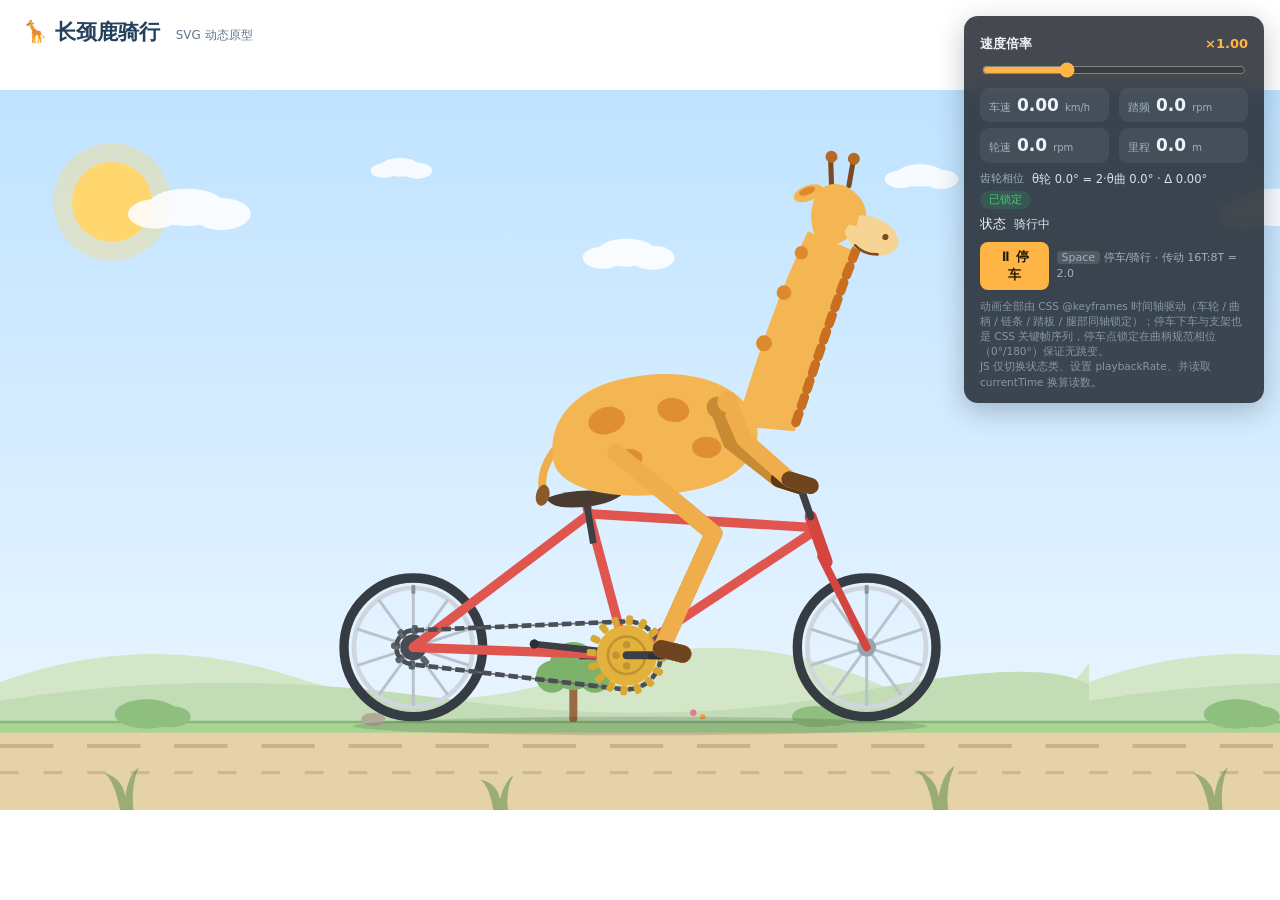
<file: giraffe-bike/index.html>
<!doctype html>
<html lang="zh-CN">
<head>
<meta charset="utf-8">
<meta name="viewport" content="width=device-width, initial-scale=1">
<title>长颈鹿骑自行车 · SVG 动态原型</title>
<link rel="stylesheet" href="style.css">
<script defer src="main.js"></script>
</head>
<body>
<main class="stage">
<svg id="scene" viewBox="0 0 960 540" preserveAspectRatio="xMidYMid meet" role="img" aria-label="一只长颈鹿在骑自行车：车轮、曲柄、链条、踏板与地面共用一条 CSS 时间轴，齿轮相位精确锁定；点击暂停会自然下车并放下脚踏支架">
  <title>长颈鹿骑自行车</title>
  <defs>
    <linearGradient id="skyGrad" x1="0" y1="0" x2="0" y2="1">
      <stop offset="0" stop-color="#bfe3ff"/>
      <stop offset="1" stop-color="#eef7ff"/>
    </linearGradient>

    <!-- 车轮（以原点为中心，通过外层 g 平移定位） -->
    <g id="wheelShape">
      <circle r="52" fill="none" stroke="#363c43" stroke-width="7"/>
      <circle r="44.5" fill="none" stroke="#cfd6dd" stroke-width="3.5"/>
      <g stroke="#b9c2ca" stroke-width="2.2">
        <line x1="0" y1="-44" x2="0" y2="44"/>
        <line x1="0" y1="-44" x2="0" y2="44" transform="rotate(36)"/>
        <line x1="0" y1="-44" x2="0" y2="44" transform="rotate(72)"/>
        <line x1="0" y1="-44" x2="0" y2="44" transform="rotate(108)"/>
        <line x1="0" y1="-44" x2="0" y2="44" transform="rotate(144)"/>
      </g>
      <circle r="7" fill="#99a3ab"/>
      <circle r="2.5" fill="#59626b"/>
      <rect x="-1.5" y="-47" width="3" height="7" rx="1.4" fill="#8a939b"/>
    </g>

    <g id="cloud" fill="#ffffff" opacity="0.88">
      <ellipse rx="30" ry="14"/>
      <ellipse cx="-24" cy="5" rx="20" ry="11"/>
      <ellipse cx="26" cy="5" rx="22" ry="12"/>
    </g>
    <g id="cloudTile">
      <use href="#cloud" transform="translate(140 88)"/>
      <use href="#cloud" transform="translate(470 122) scale(0.75)"/>
      <use href="#cloud" transform="translate(690 64) scale(0.6)"/>
      <use href="#cloud" transform="translate(300 58) scale(0.5)"/>
    </g>

    <g id="hillTile">
      <path fill="#d3e7c8" d="M0 474 L0 444 Q110 404 220 440 T440 436 T660 446 T816.8 430 L816.8 474 Z"/>
      <path fill="#c2dcb6" d="M0 474 L0 458 Q160 432 330 456 T640 452 T816.8 446 L816.8 474 Z"/>
    </g>

    <!-- 与地面同速的近景（树/灌木/石头），816.8px 一循环 -->
    <g id="nearTile">
      <ellipse cx="280" cy="472" rx="9" ry="5" fill="#b3a998"/>
      <g>
        <rect x="427" y="441" width="6" height="33" rx="2.5" fill="#9a6b43"/>
        <circle cx="430" cy="432" r="18" fill="#7cb26a"/>
        <circle cx="414" cy="440" r="12" fill="#7cb26a"/>
        <circle cx="446" cy="440" r="12" fill="#7cb26a"/>
      </g>
      <g fill="#8fbf7f">
        <ellipse cx="110" cy="468" rx="24" ry="11"/>
        <ellipse cx="128" cy="470" rx="15" ry="8"/>
        <ellipse cx="612" cy="470" rx="18" ry="8"/>
        <ellipse cx="626" cy="471" rx="11" ry="6"/>
      </g>
      <circle cx="520" cy="467" r="2.4" fill="#e8798a"/>
      <circle cx="527" cy="470" r="2" fill="#f0a04b"/>
    </g>

    <!-- 前景草丛（在车前掠过） -->
    <g id="tuftTile" fill="#5f8f4f" opacity="0.55">
      <path d="M90 540 Q86 518 78 512 Q92 516 94 530 Q96 514 104 508 Q98 522 100 540 Z"/>
      <path d="M370 540 Q367 522 360 517 Q373 520 375 532 Q378 519 385 514 Q379 525 381 540 Z"/>
      <path d="M700 540 Q696 516 687 510 Q702 515 704 530 Q707 512 716 507 Q709 521 711 540 Z"/>
    </g>

    <rect id="toothF" x="22.58" y="-2.6" width="7.5" height="5.2" rx="2"/>
    <rect id="toothR" x="9.79" y="-2.4" width="7" height="4.8" rx="1.8"/>
  </defs>

  <!-- 天空与远景 -->
  <rect width="960" height="540" fill="url(#skyGrad)"/>
  <circle cx="84" cy="84" r="44" fill="#ffd76e" opacity="0.35"/>
  <circle cx="84" cy="84" r="30" fill="#ffd76e"/>

  <g class="scroll scrollClouds">
    <use href="#cloudTile"/>
    <use href="#cloudTile" transform="translate(816.8 0)"/>
  </g>
  <g class="scroll scrollFar ride">
    <use href="#hillTile"/>
    <use href="#hillTile" transform="translate(816.8 0)"/>
  </g>

  <!-- 地面 -->
  <rect y="474" width="960" height="66" fill="#e6d2a8"/>
  <rect y="474" width="960" height="8" fill="#a8d492"/>
  <line x1="0" y1="474" x2="960" y2="474" stroke="#86b877" stroke-width="2"/>
  <line class="groundDash ride" x1="0" y1="492" x2="960" y2="492" stroke="#c9b285" stroke-width="3" stroke-dasharray="40 25.344"/>
  <line class="groundDash ride" x1="0" y1="512" x2="960" y2="512" stroke="#cdb98f" stroke-width="2.5" stroke-dasharray="14 18.672"/>

  <g class="scroll scrollNear ride">
    <use href="#nearTile"/>
    <use href="#nearTile" transform="translate(816.8 0)"/>
  </g>

  <ellipse cx="480" cy="477" rx="215" ry="7" fill="#000000" opacity="0.13"/>

  <!-- 车轮（后轮带 id 供读数） -->
  <g class="spin wheelSpin ride" id="wheelRear">
    <use href="#wheelShape" transform="translate(310 418)"/>
  </g>
  <g class="spin wheelSpin ride">
    <use href="#wheelShape" transform="translate(650 418)"/>
  </g>

  <!-- 远侧腿（深色，位于车架之后） -->
  <path class="legFar" d="M 462 272 L 535.25 332.49 L 496 419 L 512 423"/>
  <path class="hoofFar" d="M 496 419 L 512 423"/>

  <!-- 远侧曲柄 + 踏板（滞后半圈） -->
  <g transform="translate(470 424)">
    <g class="spin crankFar ride">
      <circle r="36" fill="none"/>
      <line x1="0" y1="0" x2="-26" y2="0" stroke="#262a2e" stroke-width="6" stroke-linecap="round"/>
      <g transform="translate(-26 0)">
        <g class="spin pedalRevFar ride">
          <circle r="10" fill="none"/>
          <rect x="-10" y="-2" width="20" height="5" rx="2" fill="#262a2e"/>
        </g>
      </g>
    </g>
  </g>

  <!-- 飞轮（随 后轮同速旋转） -->
  <g transform="translate(310 418)">
    <g class="spin wheelSpin ride">
      <circle r="9.79" fill="#454c54"/>
      <g transform="rotate(4.58)" fill="#5a636c">
        <use href="#toothR"/>
        <use href="#toothR" transform="rotate(45)"/>
        <use href="#toothR" transform="rotate(90)"/>
        <use href="#toothR" transform="rotate(135)"/>
        <use href="#toothR" transform="rotate(180)"/>
        <use href="#toothR" transform="rotate(225)"/>
        <use href="#toothR" transform="rotate(270)"/>
        <use href="#toothR" transform="rotate(315)"/>
      </g>
      <circle r="3.5" fill="#2f343a"/>
    </g>
  </g>

  <!-- 车架 -->
  <g stroke="#e0564f" stroke-width="7" stroke-linecap="round" fill="none">
    <path d="M470 424 L310 418"/>
    <path d="M310 418 L442 318"/>
    <path d="M470 424 L440 312"/>
    <path d="M470 424 L612 330"/>
    <path d="M444 318 L608 328"/>
  </g>
  <path d="M608 320 L620 354" stroke="#d5453f" stroke-width="9" stroke-linecap="round"/>
  <path d="M616 350 L650 418" stroke="#d5453f" stroke-width="6" stroke-linecap="round"/>
  <path d="M608 320 L600 297 Q597 291 589 293" stroke="#3c3f44" stroke-width="5.5" stroke-linecap="round" fill="none"/>
  <circle cx="589" cy="293" r="4.5" fill="#2a2d31"/>
  <path d="M440 310 L445 340" stroke="#3c3f44" stroke-width="5"/>
  <path d="M410 306 Q438 296 466 304 Q452 314 424 313 Q412 312 410 306 Z" fill="#4a3b32"/>

  <!-- 脚踏支架（平时收起贴在车架上，驻车时放下） -->
  <g transform="translate(452 421)">
    <g id="kickstand" class="kick">
      <circle r="53" fill="none"/>
      <line x1="0" y1="0" x2="-16" y2="49" stroke="#3c3f44" stroke-width="5" stroke-linecap="round"/>
      <circle cx="-16" cy="49" r="3.5" fill="#2a2d31"/>
    </g>
  </g>

  <!-- 链条（实线内衬 + 动画虚线链节） -->
  <path d="M 311.02 405.25 L 472.04 398.5 A 25.58 25.58 0 1 1 467.96 449.5 L 308.98 430.75 A 12.79 12.79 0 1 1 311.02 405.25 Z"
        fill="none" stroke="#6a7076" stroke-width="1.4"/>
  <path class="chainDash ride" id="chainPath"
        d="M 311.02 405.25 L 472.04 398.5 A 25.58 25.58 0 1 1 467.96 449.5 L 308.98 430.75 A 12.79 12.79 0 1 1 311.02 405.25 Z"
        fill="none" stroke="#4a4f55" stroke-width="3.5" stroke-dasharray="7.133 2.913"/>

  <!-- 牙盘（随曲柄 4s/圈） -->
  <g transform="translate(470 424)">
    <g class="spin crankSpin ride" id="crankMaster">
      <circle r="22.58" fill="#e3b23c"/>
      <circle r="14" fill="none" stroke="#c19332" stroke-width="2"/>
      <g fill="#c19332">
        <circle cx="8" cy="0" r="2.8"/><circle cx="-8" cy="0" r="2.8"/>
        <circle cx="0" cy="8" r="2.8"/><circle cx="0" cy="-8" r="2.8"/>
      </g>
      <g transform="rotate(4.58)" fill="#d8a832">
        <use href="#toothF"/>
        <use href="#toothF" transform="rotate(22.5)"/>
        <use href="#toothF" transform="rotate(45)"/>
        <use href="#toothF" transform="rotate(67.5)"/>
        <use href="#toothF" transform="rotate(90)"/>
        <use href="#toothF" transform="rotate(112.5)"/>
        <use href="#toothF" transform="rotate(135)"/>
        <use href="#toothF" transform="rotate(157.5)"/>
        <use href="#toothF" transform="rotate(180)"/>
        <use href="#toothF" transform="rotate(202.5)"/>
        <use href="#toothF" transform="rotate(225)"/>
        <use href="#toothF" transform="rotate(247.5)"/>
        <use href="#toothF" transform="rotate(270)"/>
        <use href="#toothF" transform="rotate(292.5)"/>
        <use href="#toothF" transform="rotate(315)"/>
        <use href="#toothF" transform="rotate(337.5)"/>
      </g>
    </g>
  </g>

  <!-- 近侧曲柄 + 踏板 -->
  <g transform="translate(470 424)">
    <g class="spin crankSpin ride">
      <circle r="36" fill="none"/>
      <line x1="0" y1="0" x2="26" y2="0" stroke="#3c3f44" stroke-width="6" stroke-linecap="round"/>
      <g transform="translate(26 0)">
        <g class="spin pedalRev ride">
          <circle r="10" fill="none"/>
          <rect x="-10" y="-2" width="20" height="5" rx="2" fill="#2f3338"/>
        </g>
      </g>
    </g>
  </g>

  <!-- 长颈鹿（rider 组：驻车时整体平移到车旁；腿/臂在组外以世界坐标逐帧贴合） -->
  <g id="rider">
  <g transform="translate(424 262)">
    <g class="tailWag">
      <path d="M0 0 C-12 10 -19 24 -17 38" fill="none" stroke="#f0ad4b" stroke-width="6" stroke-linecap="round"/>
      <ellipse cx="-17" cy="42" rx="5" ry="8" fill="#8a5a2b" transform="rotate(14 -17 42)"/>
    </g>
  </g>

  <g class="giraffeBob">
    <path d="M416 282 C408 252 428 224 470 216 C520 206 556 222 566 246 C574 266 560 292 520 300 C480 308 428 306 416 282 Z" fill="#f4b652"/>
    <g clip-path="url(#bodyClip)" fill="#dd8a2f" opacity="0.9">
      <ellipse cx="455" cy="248" rx="14" ry="10" transform="rotate(-15 455 248)"/>
      <ellipse cx="505" cy="240" rx="12" ry="9" transform="rotate(10 505 240)"/>
      <ellipse cx="530" cy="268" rx="11" ry="8"/>
      <ellipse cx="472" cy="276" rx="10" ry="7"/>
    </g>
    <path d="M552 252 C566 206 582 156 606 106 L644 122 C624 166 610 210 596 256 Z" fill="#f4b652"/>
    <path d="M642 120 C625 164 611 208 596 252" fill="none" stroke="#c96f22" stroke-width="7" stroke-dasharray="7 6" stroke-linecap="round"/>
    <circle cx="573" cy="190" r="6" fill="#dd8a2f"/>
    <circle cx="588" cy="152" r="5.5" fill="#dd8a2f"/>
    <circle cx="601" cy="122" r="5" fill="#dd8a2f"/>

    <g transform="translate(628 96) rotate(14) scale(1.28)">
      <g class="headBob">
        <ellipse cx="-20" cy="-10" rx="9" ry="4.5" fill="#f4b652" transform="rotate(-35 -20 -10)"/>
        <ellipse cx="-21" cy="-11" rx="5" ry="2.2" fill="#dd8a2f" transform="rotate(-35 -21 -11)"/>
        <line x1="-8" y1="-18" x2="-12" y2="-32" stroke="#7a4a21" stroke-width="3" stroke-linecap="round"/>
        <line x1="2" y1="-20" x2="1" y2="-34" stroke="#7a4a21" stroke-width="3" stroke-linecap="round"/>
        <circle cx="-12" cy="-34" r="3.5" fill="#b56a1f"/>
        <circle cx="1" cy="-36" r="3.5" fill="#b56a1f"/>
        <path d="M-16 -6 C-16 -18 -4 -22 4 -18 C14 -14 18 -6 16 2 C14 10 4 14 -6 12 C-14 10 -16 4 -16 -6 Z" fill="#f4b652"/>
        <circle cx="-2" cy="4" r="12" fill="#f4b652"/>
        <path d="M10 -4 C22 -8 34 -4 38 4 C40 10 34 16 24 16 C14 16 8 12 6 6 Z" fill="#f6d493"/>
        <circle cx="30" cy="4" r="1.8" fill="#7a4a21"/>
        <path d="M14 13 Q20 17 28 15" fill="none" stroke="#7a4a21" stroke-width="1.5" stroke-linecap="round"/>
        <circle cx="6" cy="-4" r="5" fill="#ffffff"/>
        <circle cx="7.6" cy="-3.6" r="2.4" fill="#2d2320"/>
        <circle cx="8.6" cy="-4.8" r="0.9" fill="#ffffff"/>
        <rect class="lid" x="0" y="-10" width="12" height="12" fill="#f4b652"/>
      </g>
    </g>
  </g>
  </g><!-- /rider -->
  <clipPath id="bodyClip">
    <path d="M416 282 C408 252 428 224 470 216 C520 206 556 222 566 246 C574 266 560 292 520 300 C480 308 428 306 416 282 Z"/>
  </clipPath>

  <!-- 前腿扶把 -->
  <g stroke-linecap="round" stroke-linejoin="round" fill="none">
    <path class="armFar" d="M538 238 L548 264 L584 292 L600 297" stroke="#c88a33" stroke-width="12"/>
    <path class="armHoofFar" d="M584 292 L600 297" stroke="#5a3818" stroke-width="12"/>
    <path class="armNear" d="M546 234 L558 262 L592 292 L608 297" stroke="#f0ad4b" stroke-width="12"/>
    <path class="armHoofNear" d="M592 292 L608 297" stroke="#6e441f" stroke-width="12"/>
  </g>
  <circle cx="538" cy="238" r="8" fill="#c88a33"/>
  <circle cx="546" cy="234" r="8" fill="#f0ad4b"/>

  <!-- 近侧腿（最上层，蹄踩踏板） -->
  <path class="legNear" d="M 462 272 L 535.25 332.49 L 496 419 L 512 423"/>
  <path class="hoofNear" d="M 496 419 L 512 423"/>

  <!-- 前景草丛 -->
  <g class="scroll scrollFront ride">
    <use href="#tuftTile"/>
    <use href="#tuftTile" transform="translate(816.8 0)"/>
  </g>
</svg>

<header class="hud">
  <h1>🦒 长颈鹿骑行 <span>SVG 动态原型</span></h1>
</header>

<aside class="panel" aria-label="动画控制台">
  <div class="row head-row">
    <label for="rate">速度倍率</label>
    <output id="rateVal">×1.00</output>
  </div>
  <div class="row">
    <input id="rate" type="range" min="0.1" max="3" step="0.05" value="1">
  </div>
  <div class="grid">
    <div class="cell"><span class="k">车速</span><span class="v" id="kmh">5.88</span><span class="u">km/h</span></div>
    <div class="cell"><span class="k">踏频</span><span class="v" id="cad">15.0</span><span class="u">rpm</span></div>
    <div class="cell"><span class="k">轮速</span><span class="v" id="wrpm">30.0</span><span class="u">rpm</span></div>
    <div class="cell"><span class="k">里程</span><span class="v" id="dist">0.0</span><span class="u">m</span></div>
  </div>
  <div class="row phase">
    <span class="k">齿轮相位</span>
    <span class="mono" id="phase">θ轮 0.0° = 2·θ曲 0.0° · Δ 0.00°</span>
    <span class="ok" id="lockBadge">已锁定</span>
  </div>
  <div class="row">
    <span class="k">状态</span>
    <span class="mono" id="stateTxt">骑行中</span>
  </div>
  <div class="row btn-row">
    <button id="toggle" type="button">⏸ 停车</button>
    <span class="hint"><kbd>Space</kbd> 停车/骑行 · 传动 16T:8T = 2.0</span>
  </div>
  <p class="arch">动画全部由 CSS @keyframes 时间轴驱动（车轮 / 曲柄 / 链条 / 踏板 / 腿部同轴锁定）；停车下车与支架也是 CSS 关键帧序列，停车点锁定在曲柄规范相位（0°/180°）保证无跳变。<br>JS 仅切换状态类、设置 playbackRate、并读取 currentTime 换算读数。</p>
</aside>
</main>
</body>
</html>
</file>
<file: giraffe-bike/style.css>
/* 长颈鹿骑自行车 · CSS 时间轴
   相位锁定原理：所有旋转件共用 @keyframes spinFull，仅周期成整数比——
   车轮/飞轮 2s（30rpm），曲柄/牙盘 4s（15rpm，传动比 2.0），
   链条 4s 内恰前进 16 个链节虚线周期（16 齿×节距），
   腿部 24 帧 IK 关键帧 4s/圈，脚与曲柄圆逐帧重合。
   JS 只改 playbackRate / playState，不改任何关键帧。 */

html, body { height: 100%; }
body { margin: 0; font-family: system-ui, -apple-system, "Segoe UI", "Microsoft YaHei", sans-serif; }
.stage { position: relative; width: 100vw; height: 100vh; overflow: hidden; }
svg { display: block; width: 100%; height: 100%; }

/* ---------- 旋转（fill-box 保证嵌套平移下枢轴正确） ---------- */
.spin { transform-box: fill-box; transform-origin: 50% 50%; }
.wheelSpin  { animation: spinFull 2s linear infinite; }
.crankSpin  { animation: spinFull 4s linear infinite; }
.crankFar   { animation: spinFull 4s linear infinite; animation-delay: -2s; }
.pedalRev   { animation: spinFull 4s linear infinite reverse; }
.pedalRevFar{ animation: spinFull 4s linear infinite reverse; animation-delay: -2s; }
@keyframes spinFull { from { transform: rotate(0deg); } to { transform: rotate(360deg); } }

/* ---------- 链条（4s = 16 个虚线周期，与齿盘同锁） ---------- */
.chainDash { animation: chainFlow 4s linear infinite; }

/* ---------- 地面 / 视差滚动 ---------- */
.groundDash { animation: groundFlow 0.4s linear infinite; } /* 65.344px/0.4s = 轮面线速度 */
@keyframes groundFlow { from { stroke-dashoffset: 0; } to { stroke-dashoffset: 65.344px; } }

.scroll { transform-box: view-box; }
.scrollNear   { animation: tileScroll 5s  linear infinite; }   /* 816.8px/5s = 地速 */
.scrollFront  { animation: tileScroll 5s  linear infinite; }
.scrollFar    { animation: tileScroll 10s linear infinite; }   /* 0.5× 视差 */
.scrollClouds { animation: tileScroll 30s linear infinite; }   /* 1/6× 视差 */
@keyframes tileScroll { from { transform: translateX(0); } to { transform: translateX(-816.8px); } }

/* ---------- 腿部踏频（脚本生成的 IK 关键帧，4s/圈） ---------- */
.legNear, .hoofNear { animation: 4s linear infinite; }
.legNear  { animation-name: pedalStroke; stroke: #f0ad4b; stroke-width: 13; stroke-linecap: round; stroke-linejoin: round; fill: none; }
.hoofNear { animation-name: hoofStroke;  stroke: #6e441f; stroke-width: 13; stroke-linecap: round; fill: none; }
.legFar   { animation: pedalStroke 4s linear infinite; animation-delay: -2s; stroke: #c88a33; stroke-width: 13; stroke-linecap: round; stroke-linejoin: round; fill: none; }
.hoofFar  { animation: hoofStroke  4s linear infinite; animation-delay: -2s; stroke: #5a3818; stroke-width: 13; stroke-linecap: round; fill: none; }

/* ---------- 角色小动作 ---------- */
.giraffeBob { animation: giraffeBob 4s ease-in-out infinite; } /* 踩踏下死点时下沉，4s 内两次 */
@keyframes giraffeBob {
  0%, 50%, 100% { transform: translateY(0); }
  25%, 75%      { transform: translateY(1.7px); }
}
.headBob { transform-box: fill-box; transform-origin: 50% 50%; animation: headBob 4s ease-in-out infinite; }
@keyframes headBob {
  0%, 100% { transform: rotate(-2deg); }
  50%      { transform: rotate(2.2deg); }
}
.tailWag { transform-box: fill-box; transform-origin: 100% 0; animation: tailWag 2s ease-in-out infinite; }
@keyframes tailWag {
  0%, 100% { transform: rotate(-9deg); }
  50%      { transform: rotate(9deg); }
}
.lid { transform-box: fill-box; transform-origin: 50% 0; animation: blink 5.4s linear infinite; }
@keyframes blink {
  0%, 94%   { transform: scaleY(0); }
  96.5%     { transform: scaleY(1); }
  99%, 100% { transform: scaleY(0); }
}

/* ===== 以下由 tools/generate-leg-keyframes.mjs 生成 ===== */
@keyframes pedalStroke {
  0% { d: path("M 462 272 L 535.25 332.49 L 496 419 L 512 423"); }
  4.17% { d: path("M 462 272 L 530.68 337.64 L 495.11 425.73 L 511.11 429.73"); }
  8.33% { d: path("M 462 272 L 525.3 342.84 L 492.52 432 L 508.52 436"); }
  12.5% { d: path("M 462 272 L 519.5 347.62 L 488.38 437.38 L 504.38 441.38"); }
  16.67% { d: path("M 462 272 L 513.79 351.64 L 483 441.52 L 499 445.52"); }
  20.83% { d: path("M 462 272 L 508.78 354.68 L 476.73 444.11 L 492.73 448.11"); }
  25% { d: path("M 462 272 L 505.03 356.7 L 470 445 L 486 449"); }
  29.17% { d: path("M 462 272 L 502.87 357.76 L 463.27 444.11 L 479.27 448.11"); }
  33.33% { d: path("M 462 272 L 502.32 358.02 L 457 441.52 L 473 445.52"); }
  37.5% { d: path("M 462 272 L 503.19 357.6 L 451.62 437.38 L 467.62 441.38"); }
  41.67% { d: path("M 462 272 L 505.25 356.58 L 447.48 432 L 463.48 436"); }
  45.83% { d: path("M 462 272 L 508.27 354.97 L 444.89 425.73 L 460.89 429.73"); }
  50% { d: path("M 462 272 L 512.07 352.73 L 444 419 L 460 423"); }
  54.17% { d: path("M 462 272 L 516.48 349.83 L 444.89 412.27 L 460.89 416.27"); }
  58.33% { d: path("M 462 272 L 521.31 346.21 L 447.48 406 L 463.48 410"); }
  62.5% { d: path("M 462 272 L 526.31 341.92 L 451.62 400.62 L 467.62 404.62"); }
  66.67% { d: path("M 462 272 L 531.17 337.12 L 457 396.48 L 473 400.48"); }
  70.83% { d: path("M 462 272 L 535.5 332.18 L 463.27 393.89 L 479.27 397.89"); }
  75% { d: path("M 462 272 L 538.98 327.68 L 470 393 L 486 397"); }
  79.17% { d: path("M 462 272 L 541.34 324.24 L 476.73 393.89 L 492.73 397.89"); }
  83.33% { d: path("M 462 272 L 542.51 322.43 L 483 396.48 L 499 400.48"); }
  87.5% { d: path("M 462 272 L 542.46 322.51 L 488.38 400.62 L 504.38 404.62"); }
  91.67% { d: path("M 462 272 L 541.22 324.43 L 492.52 406 L 508.52 410"); }
  95.83% { d: path("M 462 272 L 538.8 327.91 L 495.11 412.27 L 511.11 416.27"); }
  100% { d: path("M 462 272 L 535.25 332.49 L 496 419 L 512 423"); }
}

@keyframes hoofStroke {
  0% { d: path("M 496 419 L 512 423"); }
  4.17% { d: path("M 495.11 425.73 L 511.11 429.73"); }
  8.33% { d: path("M 492.52 432 L 508.52 436"); }
  12.5% { d: path("M 488.38 437.38 L 504.38 441.38"); }
  16.67% { d: path("M 483 441.52 L 499 445.52"); }
  20.83% { d: path("M 476.73 444.11 L 492.73 448.11"); }
  25% { d: path("M 470 445 L 486 449"); }
  29.17% { d: path("M 463.27 444.11 L 479.27 448.11"); }
  33.33% { d: path("M 457 441.52 L 473 445.52"); }
  37.5% { d: path("M 451.62 437.38 L 467.62 441.38"); }
  41.67% { d: path("M 447.48 432 L 463.48 436"); }
  45.83% { d: path("M 444.89 425.73 L 460.89 429.73"); }
  50% { d: path("M 444 419 L 460 423"); }
  54.17% { d: path("M 444.89 412.27 L 460.89 416.27"); }
  58.33% { d: path("M 447.48 406 L 463.48 410"); }
  62.5% { d: path("M 451.62 400.62 L 467.62 404.62"); }
  66.67% { d: path("M 457 396.48 L 473 400.48"); }
  70.83% { d: path("M 463.27 393.89 L 479.27 397.89"); }
  75% { d: path("M 470 393 L 486 397"); }
  79.17% { d: path("M 476.73 393.89 L 492.73 397.89"); }
  83.33% { d: path("M 483 396.48 L 499 400.48"); }
  87.5% { d: path("M 488.38 400.62 L 504.38 404.62"); }
  91.67% { d: path("M 492.52 406 L 508.52 410"); }
  95.83% { d: path("M 495.11 412.27 L 511.11 416.27"); }
  100% { d: path("M 496 419 L 512 423"); }
}

/* 链条：闭环 44 节，节距 p=10.0459px；每曲柄一圈前进 16×p = 16 个虚线周期 */
@keyframes chainFlow {
  from { stroke-dashoffset: 8.589px; }
  to   { stroke-dashoffset: -152.144px; }
}

/* 下车编排：0% 帧与骑行规范相位（0°/180°）逐像素一致，交换动画无跳变；
   上车直接复用同一组关键帧反向播放（animation-direction: reverse） */
@keyframes dismountRider {
  0% { transform: translate(0px, 0px); }
  10% { transform: translate(5px, -6.67px); }
  12% { transform: translate(6px, -8px); }
  25% { transform: translate(-8.18px, -7.21px); }
  28% { transform: translate(-11.45px, -7.03px); }
  40% { transform: translate(-24.55px, -6.3px); }
  45% { transform: translate(-30px, -6px); }
  55% { transform: translate(-44px, -4px); }
  62% { transform: translate(-53.8px, -2.6px); }
  70% { transform: translate(-65px, -1px); }
  75% { transform: translate(-72px, 0px); }
  78% { transform: translate(-73.92px, 0.24px); }
  80% { transform: translate(-75.2px, 0.4px); }
  90% { transform: translate(-81.6px, 1.2px); }
  100% { transform: translate(-88px, 2px); }
}

@keyframes dismountLegNear {
  0% { d: path("M 462 272 L 535.25 332.49 L 496 419 L 512 423"); }
  10% { d: path("M 467 265.33 L 549.88 311.77 L 510 398 L 526 402"); }
  12% { d: path("M 468 264 L 551.16 309.92 L 508.22 394.67 L 524.22 398.67"); }
  25% { d: path("M 453.82 264.79 L 545.06 291.25 L 496.67 373 L 512.67 377"); }
  28% { d: path("M 450.55 264.97 L 543.04 286.64 L 494 368 L 510 372"); }
  40% { d: path("M 437.45 265.7 L 526.92 297.65 L 458.71 363.76 L 474.71 367.76"); }
  45% { d: path("M 432 266 L 519.13 303.86 L 444 362 L 460 366"); }
  55% { d: path("M 418 268 L 497.76 319.62 L 418.12 371.41 L 434.12 375.41"); }
  62% { d: path("M 408.2 269.4 L 481.72 329.56 L 400 378 L 416 382"); }
  70% { d: path("M 397 271 L 461.23 340.99 L 386 399 L 402 403"); }
  75% { d: path("M 390 272 L 447.2 347.85 L 377.25 412.13 L 393.25 416.13"); }
  78% { d: path("M 388.08 272.24 L 438.87 352.52 L 372 420 L 388 424"); }
  80% { d: path("M 386.8 272.4 L 434.05 354.81 L 369.67 424.67 L 385.67 428.67"); }
  90% { d: path("M 380.4 273.2 L 404.42 365.11 L 358 448 L 374 452"); }
  100% { d: path("M 374 274 L 368.69 368.85 L 356 463 L 372 467"); }
}

@keyframes dismountHoofNear {
  0% { d: path("M 496 419 L 512 423"); }
  10% { d: path("M 510 398 L 526 402"); }
  12% { d: path("M 508.22 394.67 L 524.22 398.67"); }
  25% { d: path("M 496.67 373 L 512.67 377"); }
  28% { d: path("M 494 368 L 510 372"); }
  40% { d: path("M 458.71 363.76 L 474.71 367.76"); }
  45% { d: path("M 444 362 L 460 366"); }
  55% { d: path("M 418.12 371.41 L 434.12 375.41"); }
  62% { d: path("M 400 378 L 416 382"); }
  70% { d: path("M 386 399 L 402 403"); }
  75% { d: path("M 377.25 412.13 L 393.25 416.13"); }
  78% { d: path("M 372 420 L 388 424"); }
  80% { d: path("M 369.67 424.67 L 385.67 428.67"); }
  90% { d: path("M 358 448 L 374 452"); }
  100% { d: path("M 356 463 L 372 467"); }
}

@keyframes dismountLegFar {
  0% { d: path("M 462 272 L 512.07 352.73 L 444 419 L 460 423"); }
  10% { d: path("M 467 265.33 L 523.64 341.6 L 452 404 L 468 408"); }
  12% { d: path("M 468 264 L 526.08 339.17 L 453.33 400.27 L 469.33 404.27"); }
  25% { d: path("M 453.82 264.79 L 534.62 314.75 L 462 376 L 478 380"); }
  28% { d: path("M 450.55 264.97 L 529.41 317.94 L 453.6 375.2 L 469.6 379.2"); }
  40% { d: path("M 437.45 265.7 L 505.95 331.53 L 420 372 L 436 376"); }
  45% { d: path("M 432 266 L 496.18 336.05 L 412.67 381.33 L 428.67 385.33"); }
  55% { d: path("M 418 268 L 474.83 344.13 L 398 400 L 414 404"); }
  62% { d: path("M 408.2 269.4 L 459.9 349.1 L 395.2 418.67 L 411.2 422.67"); }
  70% { d: path("M 397 271 L 437.82 356.78 L 392 440 L 408 444"); }
  75% { d: path("M 390 272 L 419.68 362.25 L 392 453.13 L 408 457.13"); }
  78% { d: path("M 388.08 272.24 L 400.69 366.4 L 392 461 L 408 465"); }
  80% { d: path("M 386.8 272.4 L 399.75 366.51 L 391.82 461.18 L 407.82 465.18"); }
  90% { d: path("M 380.4 273.2 L 394.44 367.16 L 390.91 462.09 L 406.91 466.09"); }
  100% { d: path("M 374 274 L 387.53 368.03 L 390 463 L 406 467"); }
}

@keyframes dismountHoofFar {
  0% { d: path("M 444 419 L 460 423"); }
  10% { d: path("M 452 404 L 468 408"); }
  12% { d: path("M 453.33 400.27 L 469.33 404.27"); }
  25% { d: path("M 462 376 L 478 380"); }
  28% { d: path("M 453.6 375.2 L 469.6 379.2"); }
  40% { d: path("M 420 372 L 436 376"); }
  45% { d: path("M 412.67 381.33 L 428.67 385.33"); }
  55% { d: path("M 398 400 L 414 404"); }
  62% { d: path("M 395.2 418.67 L 411.2 422.67"); }
  70% { d: path("M 392 440 L 408 444"); }
  75% { d: path("M 392 453.13 L 408 457.13"); }
  78% { d: path("M 392 461 L 408 465"); }
  80% { d: path("M 391.82 461.18 L 407.82 465.18"); }
  90% { d: path("M 390.91 462.09 L 406.91 466.09"); }
  100% { d: path("M 390 463 L 406 467"); }
}

@keyframes dismountArmNear {
  0% { d: path("M 546 234 L 558 262 L 592 292 L 608 297"); }
  12% { d: path("M 552 226 L 560 258 L 592 290 L 608 295"); }
  45% { d: path("M 516 228 L 505 258 L 512 288 L 528 293"); }
  75% { d: path("M 474 234 L 464 264 L 468 298 L 484 303"); }
  100% { d: path("M 458 236 L 452 272 L 462 308 L 478 313"); }
}

@keyframes dismountArmHoofNear {
  0% { d: path("M 592 292 L 608 297"); }
  12% { d: path("M 592 290 L 608 295"); }
  45% { d: path("M 512 288 L 528 293"); }
  75% { d: path("M 468 298 L 484 303"); }
  100% { d: path("M 462 308 L 478 313"); }
}

@keyframes dismountArmFar {
  0% { d: path("M 538 238 L 548 264 L 584 292 L 600 297"); }
  12% { d: path("M 544 230 L 552 260 L 584 290 L 600 295"); }
  45% { d: path("M 508 232 L 496 260 L 504 288 L 520 293"); }
  75% { d: path("M 466 238 L 456 264 L 460 296 L 476 301"); }
  100% { d: path("M 450 240 L 442 272 L 450 308 L 466 313"); }
}

@keyframes dismountArmHoofFar {
  0% { d: path("M 584 292 L 600 297"); }
  12% { d: path("M 584 290 L 600 295"); }
  45% { d: path("M 504 288 L 520 293"); }
  75% { d: path("M 460 296 L 476 301"); }
  100% { d: path("M 450 308 L 466 313"); }
}


/* ---------- 停车 / 驻车 / 上车 ----------
   停车点被锁定在曲柄规范相位（0°/180°），下车关键帧的 0% 帧与该姿态
   逐像素一致，切换动画无跳变；上车复用同一组关键帧反向播放。 */

.kick { transform-box: fill-box; transform-origin: 50% 50%; transform: rotate(78deg); }

.parked .ride { animation-play-state: paused; } /* 骑行时间轴冻结在下车规范相位 */

.parked #rider       { animation: dismountRider 1.5s ease-in-out forwards; }
.parked .legNear     { animation: dismountLegNear 1.5s ease-in-out forwards; }
.parked .hoofNear    { animation: dismountHoofNear 1.5s ease-in-out forwards; }
.parked .legFar      { animation: dismountLegFar 1.5s ease-in-out forwards; }
.parked .hoofFar     { animation: dismountHoofFar 1.5s ease-in-out forwards; }
.parked .armNear     { animation: dismountArmNear 1.5s ease-in-out forwards; }
.parked .armHoofNear { animation: dismountArmHoofNear 1.5s ease-in-out forwards; }
.parked .armFar      { animation: dismountArmFar 1.5s ease-in-out forwards; }
.parked .armHoofFar  { animation: dismountArmHoofFar 1.5s ease-in-out forwards; }
.parked #kickstand.kick { animation: kickDown .5s cubic-bezier(.34,1.56,.64,1) 1.15s forwards; }
.parked .giraffeBob  { animation: breath 3.4s ease-in-out infinite; }
.parked .tailWag     { animation: tailIdle 3.6s ease-in-out infinite; }
.parked .headBob     { animation: headIdle 5.2s ease-in-out infinite; }

/* 上车：收支架 → 身体/手臂同窗回位（保持贴合）→ 腿踩回规范相位踏板 */
.mounting #kickstand.kick { animation: kickUp .45s ease-in both; }
.mounting #rider       { animation: dismountRider 1.05s ease-in-out .5s reverse both; }
.mounting .armNear     { animation: dismountArmNear 1.05s ease-in-out .5s reverse both; }
.mounting .armHoofNear { animation: dismountArmHoofNear 1.05s ease-in-out .5s reverse both; }
.mounting .armFar      { animation: dismountArmFar 1.05s ease-in-out .5s reverse both; }
.mounting .armHoofFar  { animation: dismountArmHoofFar 1.05s ease-in-out .5s reverse both; }
.mounting .legNear     { animation: dismountLegNear 1.15s ease-in-out 1.6s reverse both; }
.mounting .hoofNear    { animation: dismountHoofNear 1.15s ease-in-out 1.6s reverse both; }
.mounting .legFar      { animation: dismountLegFar 1.15s ease-in-out 1.6s reverse both; }
.mounting .hoofFar     { animation: dismountHoofFar 1.15s ease-in-out 1.6s reverse both; }

@keyframes kickDown {
  from { transform: rotate(78deg); }
  82%  { transform: rotate(-5deg); }
  to   { transform: rotate(0deg); }
}
@keyframes kickUp {
  from { transform: rotate(0deg); }
  to   { transform: rotate(78deg); }
}
@keyframes breath {
  0%, 100% { transform: translateY(0); }
  50%      { transform: translateY(2.4px); }
}
@keyframes tailIdle {
  0%, 100% { transform: rotate(-5deg); }
  50%      { transform: rotate(6deg); }
}
@keyframes headIdle {
  0%, 100% { transform: rotate(-1deg); }
  40%      { transform: rotate(2.4deg); }
  70%      { transform: rotate(.5deg); }
}

button#toggle:disabled { opacity: .55; cursor: default; }

/* ---------- HUD ---------- */
.hud { position: absolute; top: 18px; left: 22px; pointer-events: none; }
.hud h1 { margin: 0; font-size: 21px; color: #23405c; text-shadow: 0 1px 0 rgba(255,255,255,.7); }
.hud h1 span { font-size: 12px; font-weight: 400; opacity: .72; margin-left: 8px; }

.panel {
  position: absolute; top: 16px; right: 16px; width: 268px;
  background: rgba(17, 22, 30, .78); color: #eef2f6;
  border-radius: 14px; padding: 13px 16px 11px;
  backdrop-filter: blur(8px); box-shadow: 0 8px 28px rgba(10, 20, 30, .25);
  font-size: 13px; line-height: 1.45;
}
.row { display: flex; align-items: center; gap: 8px; margin: 6px 0; }
.head-row { justify-content: space-between; }
.head-row label { font-weight: 600; }
output#rateVal { font-variant-numeric: tabular-nums; color: #ffb545; font-weight: 700; }
input[type="range"] { flex: 1; accent-color: #ffb545; }

.grid { display: grid; grid-template-columns: 1fr 1fr; gap: 6px 10px; margin: 8px 0; }
.cell { background: rgba(255,255,255,.06); border-radius: 9px; padding: 5px 9px; display: flex; align-items: baseline; gap: 6px; }
.cell .k { font-size: 11px; color: #9fb0c0; }
.cell .v { font-size: 17px; font-weight: 700; font-variant-numeric: tabular-nums; }
.cell .u { font-size: 10px; color: #9fb0c0; }

.phase { flex-wrap: wrap; row-gap: 3px; }
.phase .k { font-size: 11px; color: #9fb0c0; }
.mono { font-variant-numeric: tabular-nums; font-size: 11.5px; color: #d7e2ec; }
.ok { font-size: 11px; color: #3ecf6e; background: rgba(62, 207, 110, .14); border-radius: 20px; padding: 1px 9px; }

.btn-row { margin-top: 8px; }
button#toggle {
  background: #ffb545; color: #241a05; border: none; border-radius: 8px;
  padding: 6px 14px; font-weight: 700; font-size: 13px; cursor: pointer;
}
button#toggle:hover { background: #ffc46a; }
.hint { font-size: 11px; color: #9fb0c0; }
kbd { background: rgba(255,255,255,.12); border-radius: 4px; padding: 0 5px; font-family: inherit; }
.arch { margin: 9px 0 2px; font-size: 10.5px; color: #8496a6; }
</file>
